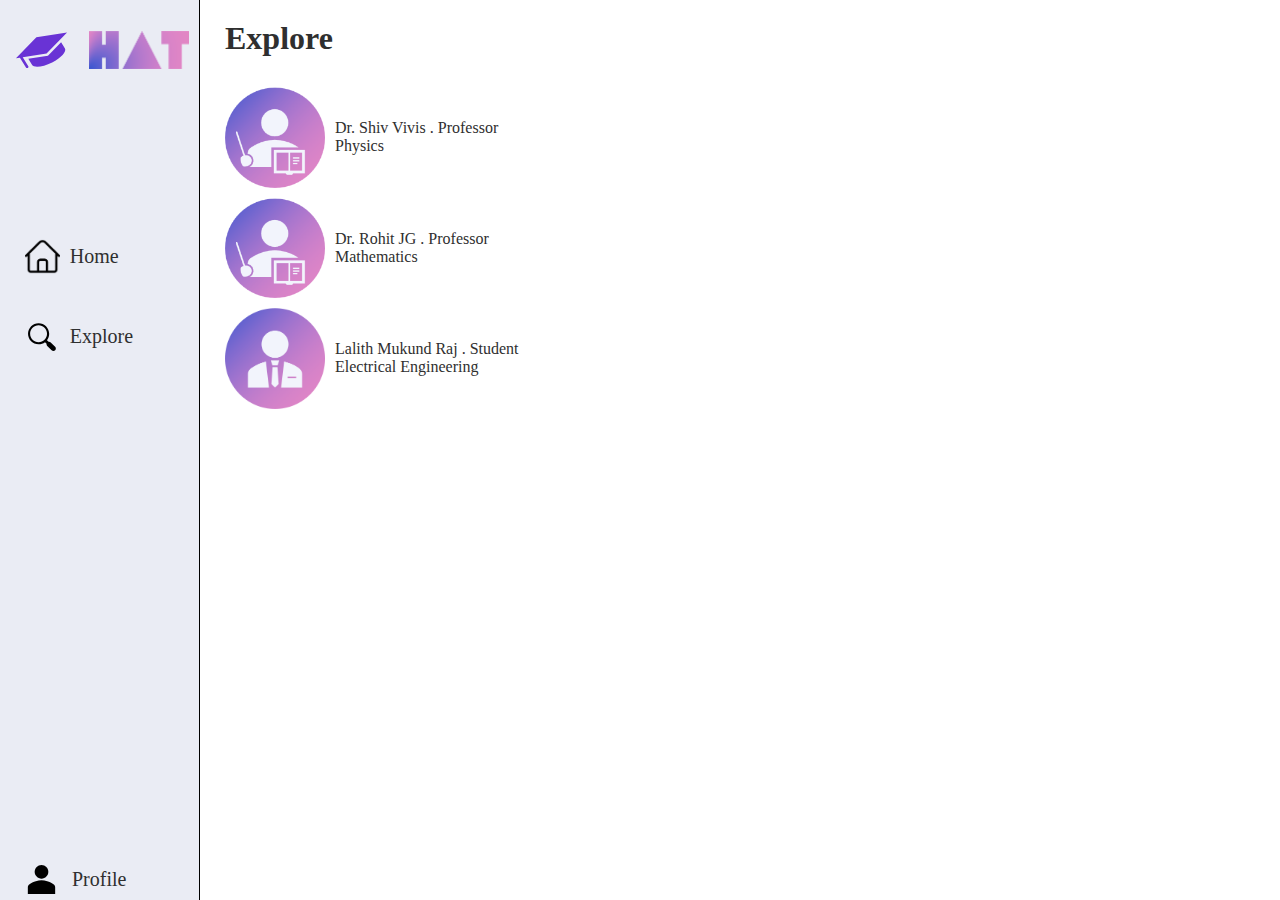
<file: explore.html>
<!DOCTYPE html>
<html lang="en">
<head>
  <meta charset="UTF-8">
  <meta name="viewport" content="width=device-width, initial-scale=1.0">
  <title>Document</title>
  <link rel="stylesheet" href="styles/sidebar.css">
  <link rel="stylesheet" href="styles/explore.css">
</head>
<body>
  <div class="side-bar"></div>
  <div class="overall-container">
    <div class="heading">Explore </div>
    <div class="list-of-profiles">
      <div class="profile-container">
        <img src="images/profile-images/professor-profile.png" alt="">
        <div class="profile-stats">
          <div class="profile-name">Professor 1</div>
          <div class="occupation">Professor</div>
        </div>
      </div>
      <a class="profile-container">
        <img src="images/profile-images/professor-profile.png" alt="">
        <div class="profile-stats">
          <div class="profile-name">Professor 1</div>
          <div class="occupation">Professor</div>
        </div>
      </a>
    </div>
  </div>
  <script src="scripts/create-sidebar.js"></script>
  <script type="module" src="scripts/explore.js"></script>
</body>
</html>
</file>
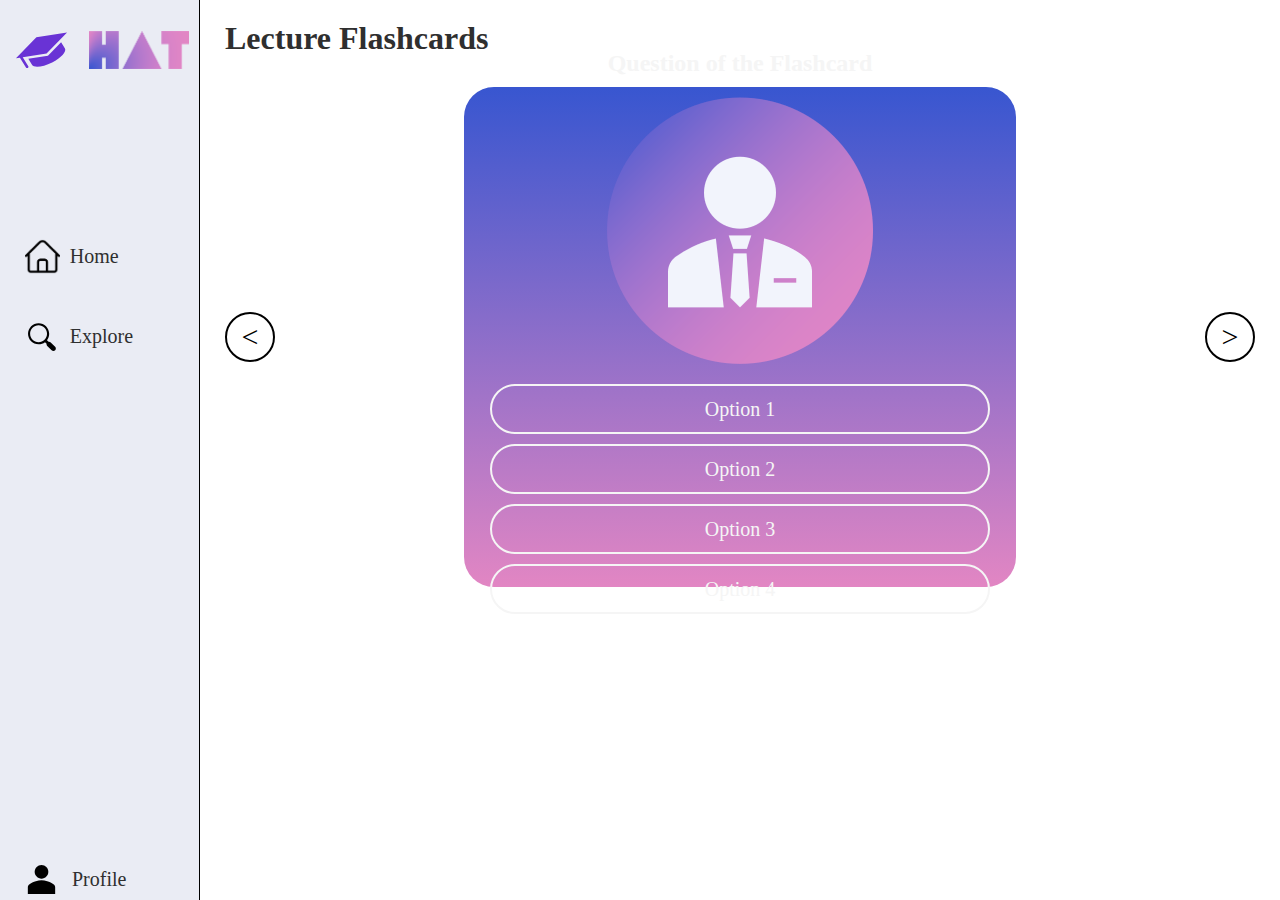
<file: lecture-flashcards.html>
<!DOCTYPE html>
<html lang="en">
<head>
  <meta charset="UTF-8">
  <meta name="viewport" content="width=device-width, initial-scale=1.0">
  <title>Document</title>
  <link rel="stylesheet" href="styles/sidebar.css">
  <link rel="stylesheet" href="styles/lecture-flashcards.css">
</head>
<body>
  <div class="side-bar"></div>
  <div class="heading">Lecture Flashcards</div>
  <div class="flashcards-content-container">
    <button class="left-button"> < </button>
    <div class="flashcards-content">
      <div class="question">Question of the Flashcard</div>
      <img src="images/profile-images/student-profile.png" alt="">
      <div class="options-container">
        <button class="option">Option 1</button>
        <button class="option">Option 2</button>
        <button class="option">Option 3</button>
        <button class="option">Option 4</button>
      </div>
    </div>
    <button class="right-button"> > </button>
  </div>
  <script src="scripts/create-sidebar.js"></script>
  <script type="module" src="scripts/lecture-flashcards.js"></script>
</body>
</html>
</file>
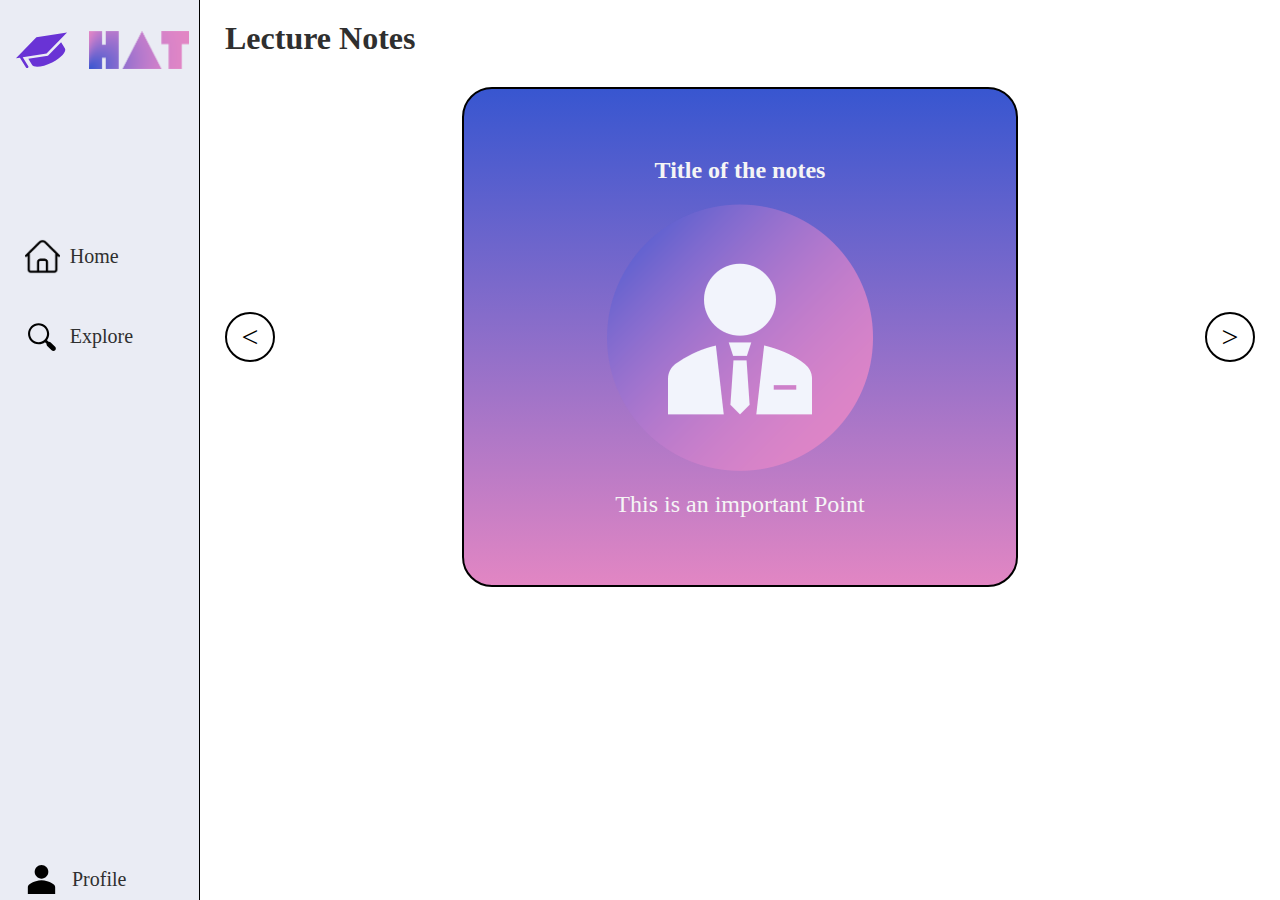
<file: lecture-notes.html>
<!DOCTYPE html>
<html lang="en">
<head>
  <meta charset="UTF-8">
  <meta name="viewport" content="width=device-width, initial-scale=1.0">
  <title>Document</title>
  <link rel="stylesheet" href="styles/sidebar.css">
  <link rel="stylesheet" href="styles/lecture-notes.css">
</head>
<body>
  <div class="side-bar"></div>
  <div class="heading">Lecture Notes</div>
  <div class="lecture-content-container">
    <button class="left-button"> < </button>
    <div class="notes-content">
      <div class="title">Title of the notes</div>
      <img src="images/profile-images/student-profile.png" alt="">
      <div class="important-point">This is an important Point</div>
    </div>
    <button class="right-button"> > </button>
  </div>
  <script src="scripts/create-sidebar.js"></script>
  <script type="module" src="scripts/lecture-notes.js"></script>
</body>
</html>
</file>
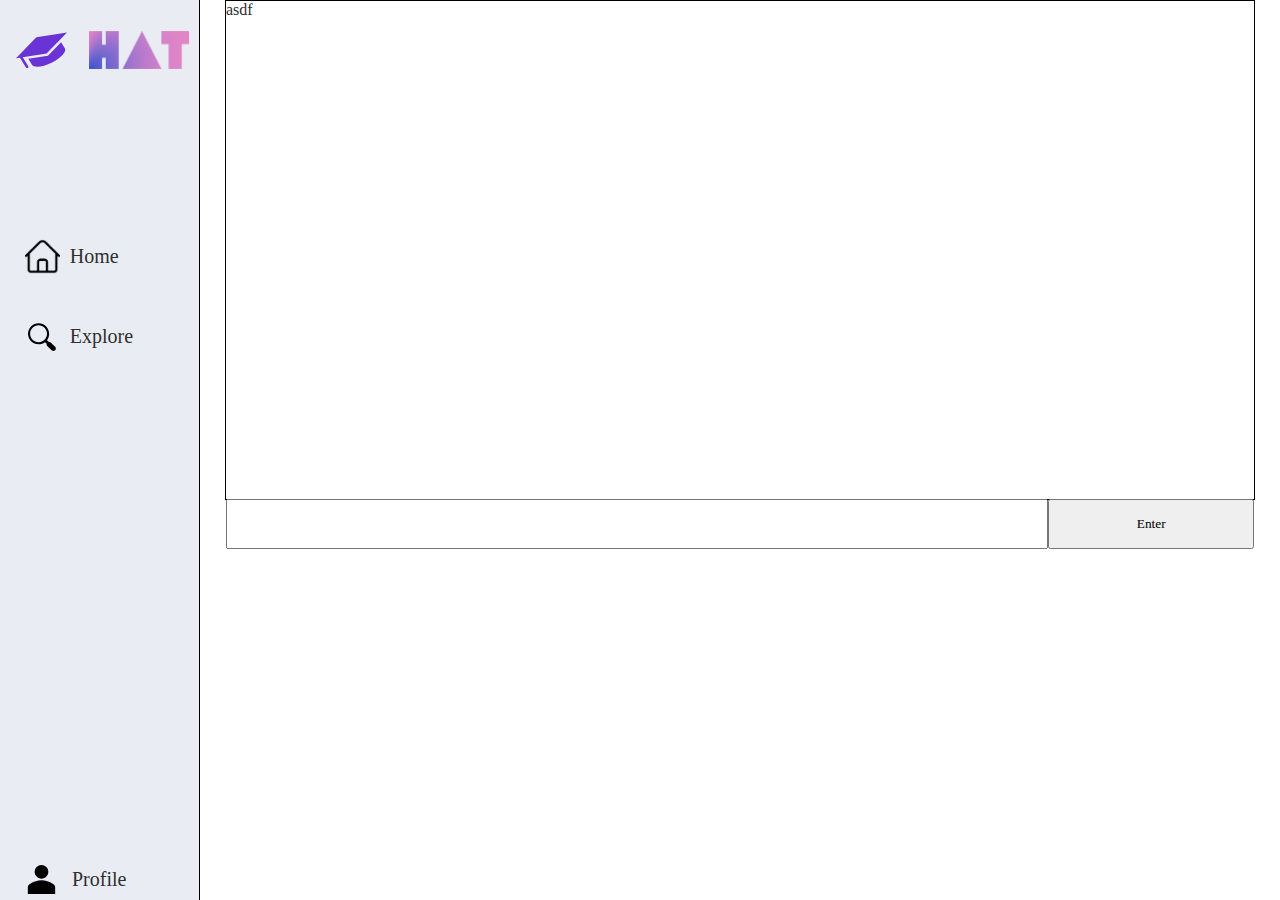
<file: message.html>
<!DOCTYPE html>
<html lang="en">
<head>
  <meta charset="UTF-8">
  <meta name="viewport" content="width=device-width, initial-scale=1.0">
  <title>Document</title>
  <link rel="stylesheet" href="styles/sidebar.css">
  <link rel="stylesheet" href="styles/message.css">
</head>
<body>
  <div class="side-bar"></div>
  <div class="overall-container">
    <div class="answer-box">asdf</div>
    <div class="text-box">
      <input class="input-box" type="text">
      <button class="send-button">Enter</button>
    </div>
  </div>
  
  <script src="scripts/create-sidebar.js"></script>
  <script src="scripts/message.js"></script>
</body>
</html>
</file>
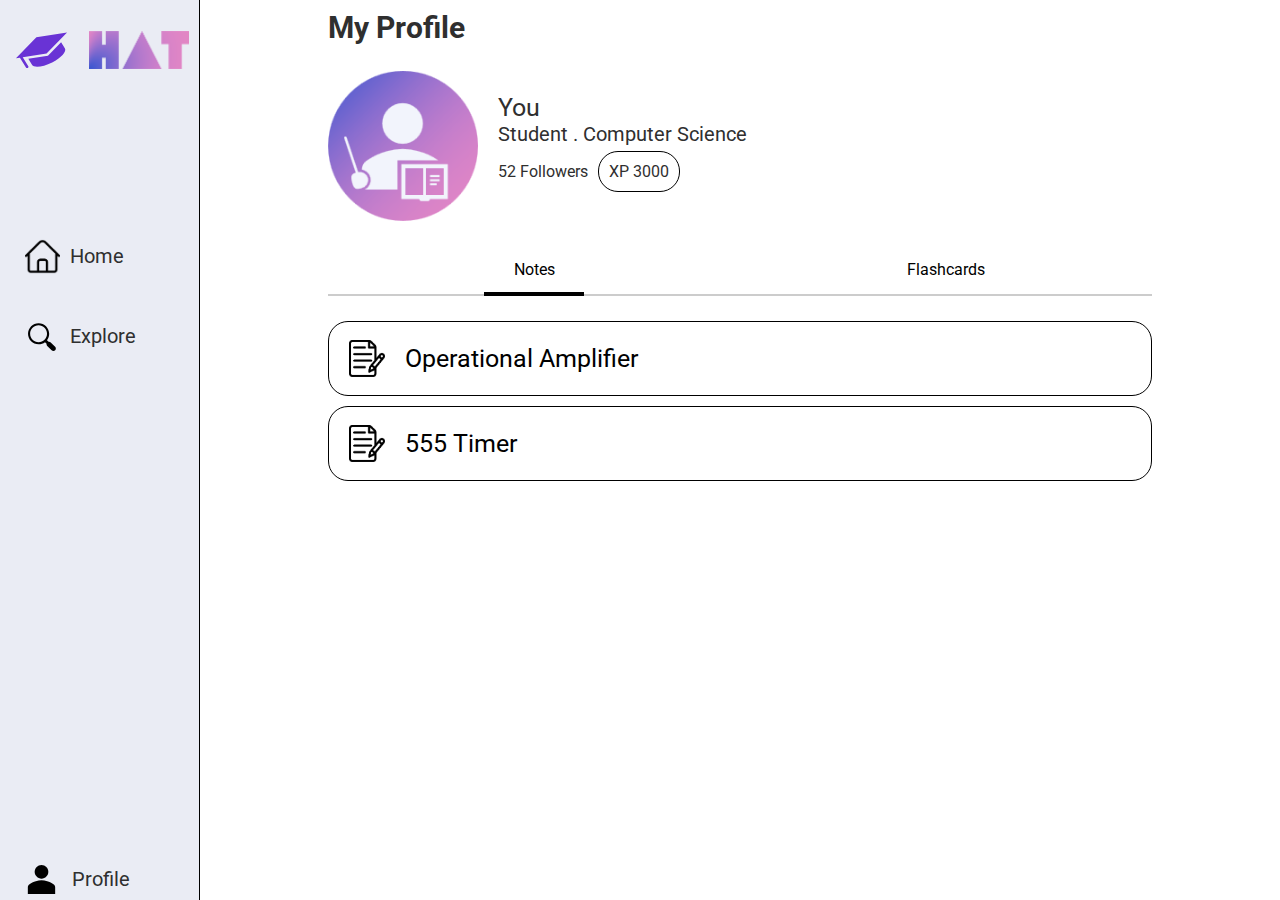
<file: myprofile.html>
<!DOCTYPE html>
<html lang="en">
<head>
  <meta charset="UTF-8">
  <meta name="viewport" content="width=device-width, initial-scale=1.0">
  <link rel="preconnect" href="https://fonts.googleapis.com">
  <link rel="preconnect" href="https://fonts.gstatic.com" crossorigin>
  <link href="https://fonts.googleapis.com/css2?family=Roboto:wght@100;400;500;700&display=swap" rel="stylesheet">
  <title>Document</title>
  <link rel="stylesheet" href="styles/sidebar.css">
  <link rel="stylesheet" href="styles/profile.css">
</head>
<body>
  <div class="side-bar">
  </div>
  <div class="overall-container"> 
  </div>
  
  <script src="scripts/create-sidebar.js"></script>
  <script type="module" src="scripts/my-profile.js"></script>
</body>
</html>
</file>
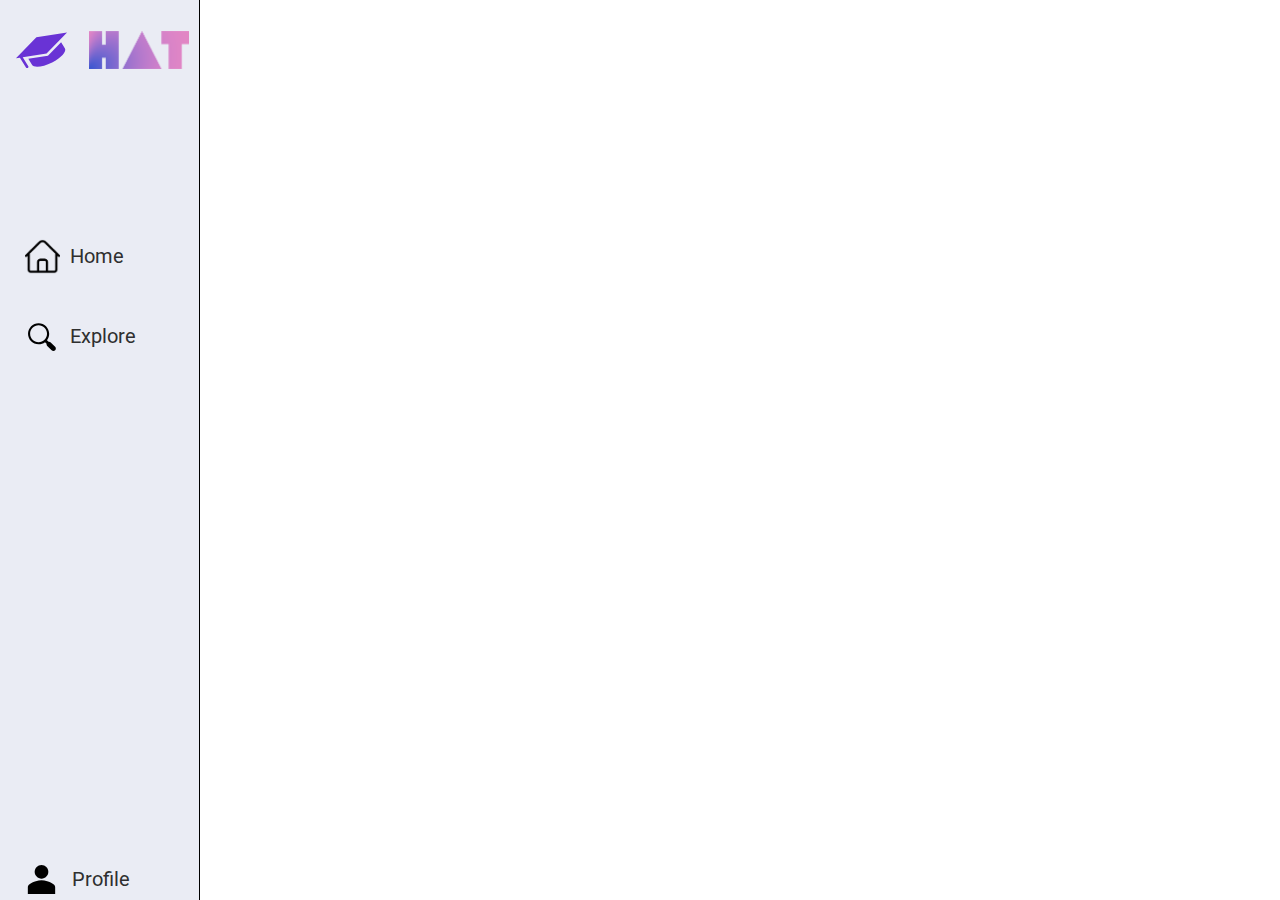
<file: profile.html>
<!DOCTYPE html>
<html lang="en">
<head>
  <meta charset="UTF-8">
  <meta name="viewport" content="width=device-width, initial-scale=1.0">
  <link rel="preconnect" href="https://fonts.googleapis.com">
  <link rel="preconnect" href="https://fonts.gstatic.com" crossorigin>
  <link href="https://fonts.googleapis.com/css2?family=Roboto:wght@100;400;500;700&display=swap" rel="stylesheet">
  <title>Document</title>
  <link rel="stylesheet" href="styles/sidebar.css">
  <link rel="stylesheet" href="styles/profile.css">
</head>
<body>
  <div class="side-bar">
  </div>
  <div class="overall-container"> 
  </div>
  
  <script src="scripts/create-sidebar.js"></script>
  <script type="module" src="scripts/profile-page.js"></script>
</body>
</html>
</file>
<file: styles/sidebar.css>
:root {
  --sidebar-color: #EAECF4;
  --text-color: rgb(47, 47, 47);
}

* {
  padding: 0;
  margin: 0;
  box-sizing: border-box;
  font-family: "Roboto", serif;
}

body {
  margin-left: 75px;
  margin-right: 25px;
  color: var(--text-color);
}

a {
  text-decoration: none;
  width: 100%;
  color: var(--text-color);
}

.app-logo-link {
  display: flex;
  align-items: center;
}

.app-title {
  display: none;
}

.app-logo {
  width: 100%;
}

.side-bar {
  display: flex;
  flex-direction: column;
  justify-content: space-between;
  align-items: center;

  height: 100vh;
  width: 50px;
  background-color: var(--sidebar-color);

  position: fixed;
  left: 0;

  border-right: 1px solid black;

}

.middle-icons {
  display: flex;
  flex-direction: column;
  height: 500px;
  width: 100%;
}

.middle-icons a {
  display: flex;
  flex-direction: column;
  justify-content: center;
  align-items: center;

  margin-bottom: 25px;
  padding: 10px 0px;
  font-size: 12px;

  width: 100%;
}

.middle-icons a img {
  width: 70%;
}

@media screen and (min-width: 900px) {
  body {
    margin-left: 225px;
  }
  
  .side-bar {
    width: 200px;
  }

  .middle-icons a {
    flex-direction: row;
    justify-content: start;
    font-size: 20px;
    padding-left: 25px;
  }

  .middle-icons a img {
    width: 20%;
    margin-right: 10px;
  }

  .app-logo-link {
    height: 100px;
    display: flex;
    align-items: center;
  }

  .app-title {
    display: block;
    width: 100px;
    margin-right: 10px;
  }

  .app-logo {
    height: 80%;
  }

  .profile-link {
    display: flex;
    flex-direction: row;
    align-items: center;

    font-size: 20px;
    padding-left: 20px;
  }

  .profile-link img {
    margin-right: 10px;
  }

}
</file>
<file: styles/explore.css>
.profile-container {
  display: flex;
  flex-direction: row;
  align-items: center;
  margin-bottom: 10px;
}

.profile-container img {
  width: 100px;
  margin-right: 10px;
}

.heading {
  font-size: 32px;
  margin-bottom: 30px;
  padding-top: 20px;
  font-weight: 700;
}

.profile-name {
  font-weight: 500;
}
</file>
<file: styles/lecture-flashcards.css>
.heading {
  font-size: 32px;
  font-weight: 700;
  padding-top: 20px;
  margin-bottom: 30px;
}

.flashcards-content-container {
  height: 500px;

  display: flex;
  justify-content: space-between;
  align-items: center;
}

.flashcards-content {
  height: 100%;

  display: flex;
  flex-direction: column;
  align-items: center;
  justify-content: center;
  background: linear-gradient(to bottom, #3856D0, #E286C3);
  border-radius: 30px;
  margin: 10px;
  padding: 0 10px;
  text-align: center;
  color: whitesmoke;
  font-weight: 700;
}

.flashcards-content img {
  width: 50%;
  margin-bottom: 20px;
}

.options-container {
  display: flex;
  flex-direction: column;
}

.flashcards-content-container button {
  height: 50px;
  width: 50px;
  font-size: 30px;
  border-radius: 25px;
  border: 2px solid black;
  background-color: transparent;
}

.flashcards-content-container button:hover {
  background-color: rgb(200, 200, 200);
}

.options-container button {
  width: 500px;
  height: 50px;
  font-size: 20px;
  margin-bottom: 10px;
  border-radius: 25px;
  border: 2px solid whitesmoke;
  background-color: transparent;
  color: whitesmoke;
}

.question {
  font-size: 24px;
  margin-bottom: 20px;
}
</file>
<file: styles/lecture-notes.css>
.heading {
  font-size: 32px;
  font-weight: 700;
  padding-top: 20px;
  margin-bottom: 30px;
}

.lecture-content-container {
  height: 500px;

  display: flex;
  justify-content: space-between;
  align-items: center;
}

.notes-content {
  height: 100%;

  display: flex;
  flex-direction: column;
  align-items: center;
  justify-content: center;
  background: linear-gradient(to bottom, #3856D0, #E286C3);
  border-radius: 30px;

  color: whitesmoke;
  text-align: center;
  margin: 10px 10px;
  font-size: 24px;
  padding: 0 10px;
  border: 2px solid black;
}

.notes-content img {
  width: 50%;
  margin-bottom: 20px;
}

.notes-content .title {
  font-size: 24px;
  margin-bottom: 20px;
  font-weight: 700;
}

.lecture-content-container button {
  height: 50px;
  width: 50px;
  font-size: 30px;
  background-color: transparent;
  border: 2px solid black;
  border-radius: 25px;
}

.lecture-content-container button:hover {
  background-color: rgb(200, 200, 200);
}
</file>
<file: styles/message.css>
.text-box {
  display: flex;

  width: 100%;
  height: 50px;
}

.text-box input {
  width: 80%;
  height: 100%;
}

.send-button {
  height: 100%;
  width: 20%;
}

.overall-container {
  border: 1px solid black;
  height: 500px;
}

.answer-box {
  height: 100%;
}
</file>
<file: styles/profile.css>
:root {
  --lecture-button-color: rgb(52, 52, 52);
  --lecture-text-color: white;
}

body {
  display: flex;
  height: 100vh; 
}

.overall-container {
  width: 80%; 
  max-width: 1000px; 
  margin: 0 auto;
}

.heading {
  font-size: 30px;
  font-weight: 700;
  margin-bottom: 25px;
  margin-top: 10px;
}

.profile-stats-container {
  display: flex;
  flex-direction: row;
  align-items: center;
}

.profile-img {
  width: 150px;
  margin-right: 20px;
}

.profile-name {
  font-size: 25px;
}

.course-name {
  font-size: 20px;
}

.occupation {
  font-size: 20px;
}

.mini-stats {
  display: flex;
  align-items: center;
  margin: 5px 0px;
}

.followers {
  margin-right: 10px;
}

.xpPoints {
  border: 1px solid black;
  border-radius: 20px;
  padding: 10px;
}

.follow-button {
  width: 100%;
  border: none;
  margin-top: 10px;
  padding: 5px;
  border-radius: 10px;
  font-size: 20px;

  background: radial-gradient(circle at bottom right, #3856D0, #ff758c);
  color: white;
  cursor: pointer;
  transition: background 0.3s, border 0.3s, color 0.3s;
}

.follow-button.following {
  background: transparent;
  border: 1px solid black;
  color: black;
}

.heading-container {
  display: flex;
  justify-content: space-around;
  margin-top: 25px;
  margin-bottom: 25px;
  height: 50px;
  position: relative;
  border-bottom: 2px solid #ccc;
}

.heading-container button {
  width: 100px;
  border: none;
  background: none;
  font-size: 16px;
  cursor: pointer;
  position: relative;
  outline: none;
}

.heading-container button::after {
  content: "";
  position: absolute;
  bottom: -2px;
  left: 0;
  width: 0;
  height: 2px;
  background-color: #000;
  transition: width 0.2s, height 0.2s;
}

.heading-container button.selected::after {
  width: 100%;
  height: 4px; /* Extra thickness when selected */
}

.heading-container button img {
  height: 20px;
  margin-right: 5px;
  vertical-align: middle;
}


.lecture-button {
  display: flex;
  align-items: center;
  height: 75px;
  width: 100%;
  font-size: 25px;
  background: transparent;
  color: black;
  border: 1px solid black;
  border-radius: 20px;
  margin-bottom: 10px;
  padding-left: 20px;
  cursor: pointer;
  transition: background-color 0.3s, color 0.3s;
}

.lecture-button img {
  height: 50%;
  margin-right: 20px;
}

.lecture-button:hover {
  background-color: rgba(0, 0, 0, 0.1); 
}
</file>
